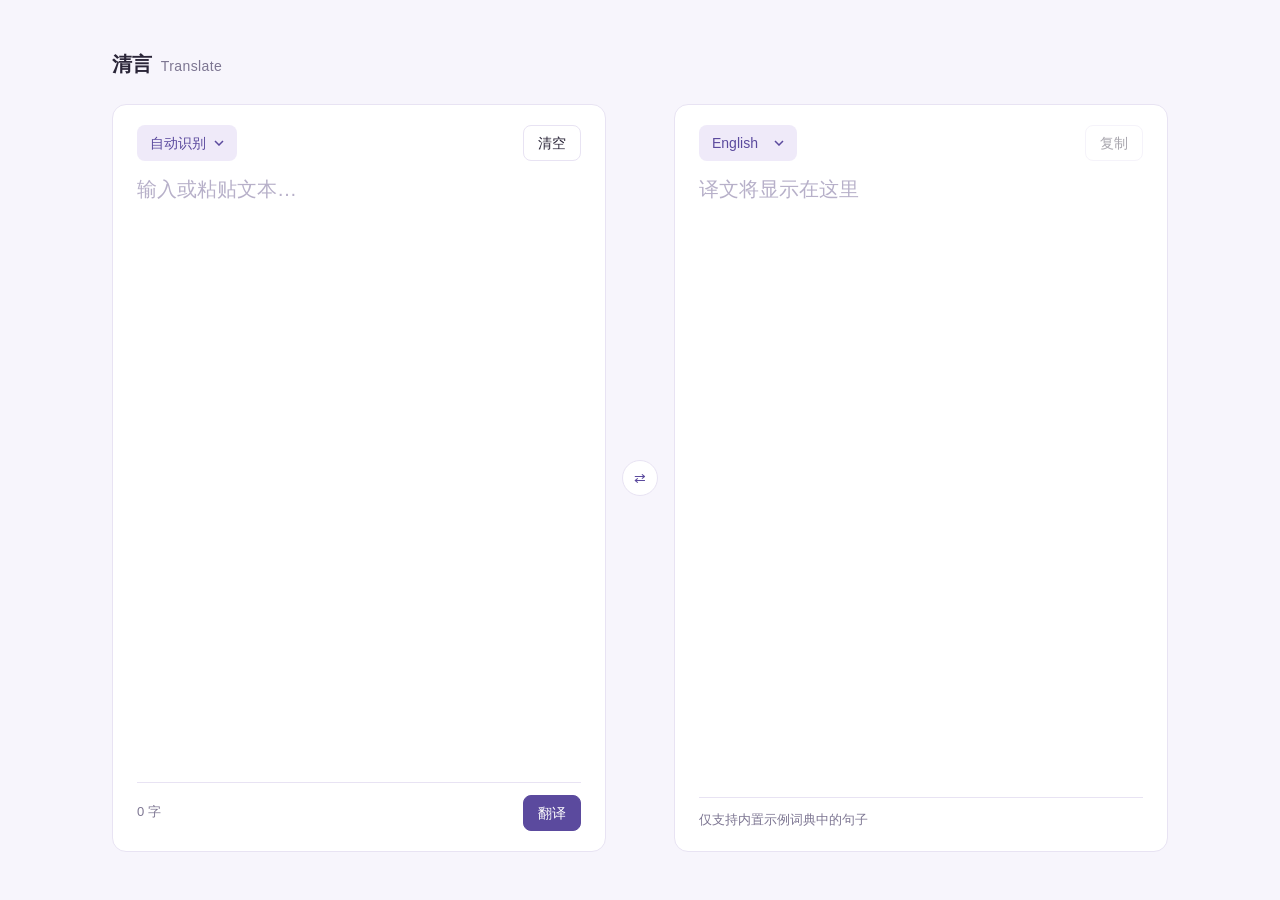
<file: translation实战/index.html>
<!DOCTYPE html>
<html lang="en">

<head>
  <meta charset="UTF-8">
  <meta name="viewport" content="width=device-width, initial-scale=1.0">
  <title>Document</title>
  <link rel="stylesheet" href="./style.css">
</head>

<body>
  <div class="wrap">
    <header>
      <div class="brand">清言<span>Translate</span></div>
      <div class="hint" id="status"></div>
    </header>

    <main class="grid">
      <section class="panel" aria-label="原文">
        <div class="panel-head">
          <label class="sr-only" for="srcLang">原文语言</label>
          <select id="srcLang">
            <option value="auto">自动识别</option>
            <option value="zh">中文</option>
            <option value="en">English</option>
            <option value="ja">日本語</option>
            <option value="ko">한국어</option>
            <option value="es">Español</option>
            <option value="fr">Français</option>
            <option value="de">Deutsch</option>
          </select>
          <button type="button" id="clearBtn">清空</button>
        </div>
        <label class="sr-only" for="input">输入要翻译的内容</label>
        <textarea id="input" placeholder="输入或粘贴文本…"></textarea>
        <div class="panel-foot">
          <span id="count">0 字</span>
          <button type="button" class="primary" id="translateBtn">翻译</button>
        </div>
      </section>

      <button type="button" class="swap" id="swapBtn" aria-label="交换语言">⇄</button>

      <section class="panel" aria-label="译文">
        <div class="panel-head">
          <label class="sr-only" for="tgtLang">译文语言</label>
          <select id="tgtLang">
            <option value="英语">English</option>
            <option value="中文">中文</option>
            <option value="日语">日本語</option>
            <option value="韩语">한국어</option>
            <option value="西班牙语">Español</option>
            <option value="法语">Français</option>
            <option value="德语">Deutsch</option>
          </select>
          <button type="button" id="copyBtn" disabled>复制</button>
        </div>
        <div id="output" class="empty" aria-live="polite">译文将显示在这里</div>
        <div class="panel-foot">
          <span id="note">仅支持内置示例词典中的句子</span>
        </div>
      </section>
    </main>

  </div>

  <script src="./index.js"></script>
</body>

</html>
</file>
<file: translation实战/style.css>
:root {
  --bg: #f7f5fc;
  --panel: #ffffff;
  --line: #e8e3f3;
  --text: #2a2538;
  --muted: #7d7692;
  --accent: #5b4a9e;
  --accent-soft: #efeaf9;
  --radius: 14px;
  --space: 24px;
}

* {
  box-sizing: border-box;
}

html,
body {
  margin: 0;
  height: 100%;
}

body {
  background: var(--bg);
  color: var(--text);
  font-family: -apple-system, BlinkMacSystemFont, "PingFang SC", "Helvetica Neue", sans-serif;
  font-size: 16px;
  line-height: 1.6;
}

.wrap {
  max-width: 1120px;
  margin: 0 auto;
  padding: 48px 32px;
  min-height: 100%;
  display: flex;
  flex-direction: column;
  gap: var(--space);
}

header {
  display: flex;
  align-items: baseline;
  justify-content: space-between;
}

.brand {
  font-size: 20px;
  font-weight: 600;
  letter-spacing: 0.02em;
}

.brand span {
  color: var(--muted);
  font-weight: 400;
  margin-left: 8px;
  font-size: 14px;
}

.grid {
  display: grid;
  grid-template-columns: minmax(0, 1fr) auto minmax(0, 1fr);
  gap: 16px;
  align-items: stretch;
  flex: 1;
}

.panel {
  background: var(--panel);
  border: 1px solid var(--line);
  border-radius: var(--radius);
  padding: 20px 24px;
  display: flex;
  flex-direction: column;
  gap: 12px;
  min-height: 360px;
}

.panel-head {
  display: flex;
  align-items: center;
  justify-content: space-between;
  gap: 12px;
}

select {
  appearance: none;
  -webkit-appearance: none;
  background: var(--accent-soft) url("data:image/svg+xml,%3Csvg xmlns='http://www.w3.org/2000/svg' width='10' height='6'%3E%3Cpath d='M1 1l4 4 4-4' stroke='%235b4a9e' fill='none' stroke-width='1.5'/%3E%3C/svg%3E") no-repeat right 12px center;
  border: 1px solid transparent;
  border-radius: 8px;
  padding: 6px 30px 6px 12px;
  font: inherit;
  font-size: 14px;
  color: var(--accent);
  cursor: pointer;
}

select:focus-visible,
button:focus-visible {
  outline: 2px solid var(--accent);
  outline-offset: 2px;
}

textarea:focus,
textarea:focus-visible {
  outline: none;
}

textarea {
  flex: 1;
  width: 100%;
  border: none;
  resize: none;
  background: transparent;
  font: inherit;
  font-size: 20px;
  line-height: 1.6;
  color: var(--text);
  padding: 0;
  min-height: 240px;
}

textarea::placeholder {
  color: #b7b0c9;
}

#output {
  flex: 1;
  font-size: 20px;
  line-height: 1.6;
  white-space: pre-wrap;
  min-height: 240px;
  color: var(--text);
}

#output.empty {
  color: #b7b0c9;
}

.panel-foot {
  display: flex;
  align-items: center;
  justify-content: space-between;
  gap: 12px;
  font-size: 13px;
  color: var(--muted);
  border-top: 1px solid var(--line);
  padding-top: 12px;
}

button {
  font: inherit;
  font-size: 14px;
  cursor: pointer;
  border-radius: 8px;
  border: 1px solid var(--line);
  background: var(--panel);
  color: var(--text);
  padding: 6px 14px;
}

button.primary {
  background: var(--accent);
  border-color: var(--accent);
  color: #fff;
}

button:disabled {
  opacity: 0.4;
  cursor: not-allowed;
}

.swap {
  align-self: center;
  width: 36px;
  height: 36px;
  border-radius: 50%;
  padding: 0;
  display: grid;
  place-items: center;
  color: var(--accent);
}

.hint {
  font-size: 13px;
  color: var(--muted);
}

.sr-only {
  position: absolute;
  width: 1px;
  height: 1px;
  overflow: hidden;
  clip: rect(0 0 0 0);
}

@media (max-width: 768px) {
  .wrap {
    padding: 32px 20px;
  }

  .grid {
    grid-template-columns: 1fr;
  }

  .swap {
    justify-self: center;
    transform: rotate(90deg);
  }
}

@media (prefers-reduced-motion: reduce) {
  * {
    transition: none !important;
    animation: none !important;
  }
}
</file>
